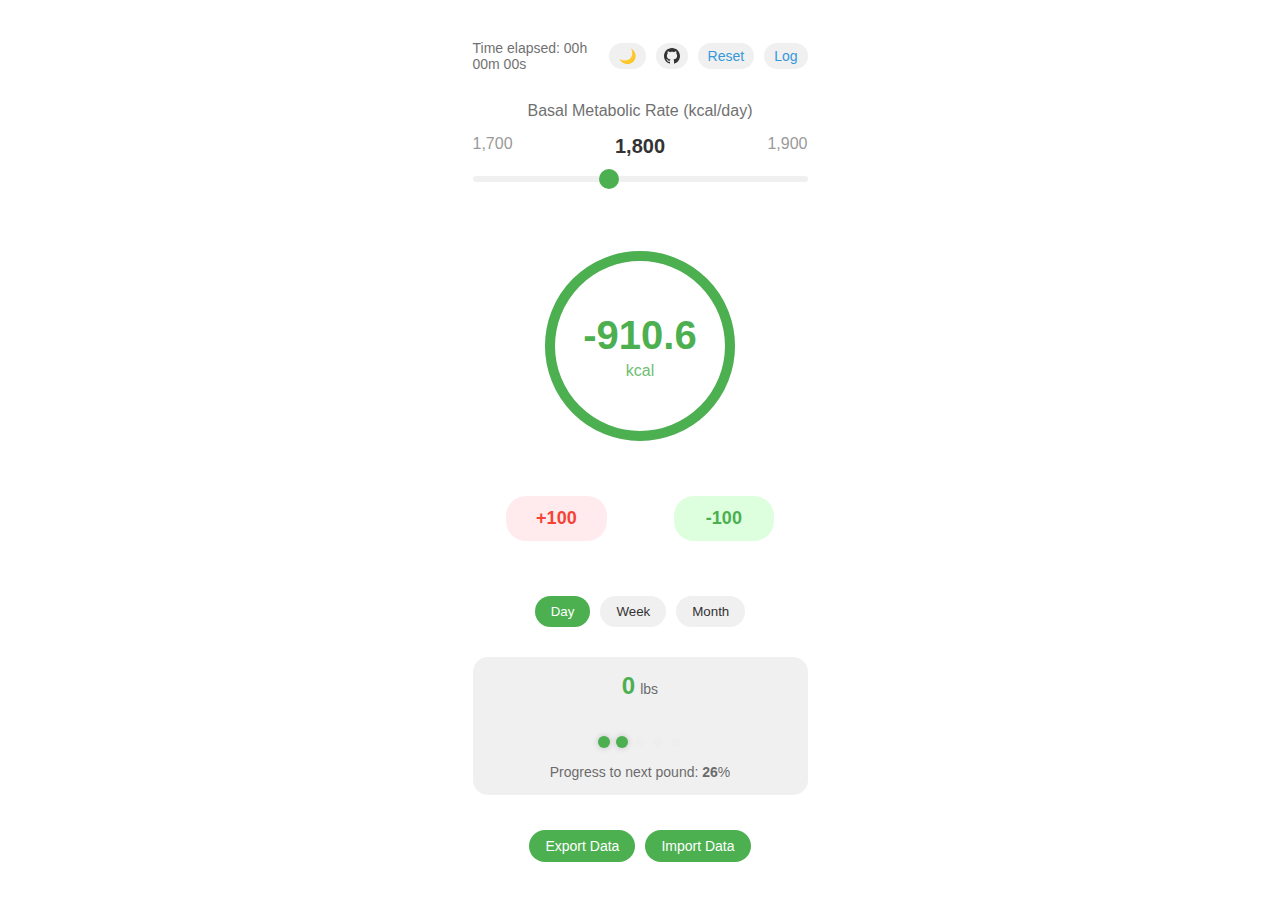
<file: cc/index.html>
<!DOCTYPE html>
<html lang="en">
<head>
    <meta charset="UTF-8">
    <meta name="viewport" content="width=device-width, initial-scale=1.0, maximum-scale=1.0, user-scalable=no, viewport-fit=cover">
    <title>Calorie Counter</title>
    <link rel="stylesheet" href="styles.css">
</head>
<body class="light-mode">
    <div class="container">
        <div class="header">
            <div class="time-display">Time elapsed: <span id="time-elapsed">00h 00m 00s</span></div>
            <div class="controls">
                <button id="theme-toggle" aria-label="Toggle dark/light mode">🌙</button>
                <button id="github-link" aria-label="View source code on GitHub">
                    <svg class="github-icon" xmlns="http://www.w3.org/2000/svg" width="16" height="16" viewBox="0 0 24 24">
                        <path d="M12 0c-6.626 0-12 5.373-12 12 0 5.302 3.438 9.8 8.207 11.387.599.111.793-.261.793-.577v-2.234c-3.338.726-4.033-1.416-4.033-1.416-.546-1.387-1.333-1.756-1.333-1.756-1.089-.745.083-.729.083-.729 1.205.084 1.839 1.237 1.839 1.237 1.07 1.834 2.807 1.304 3.492.997.107-.775.418-1.305.762-1.604-2.665-.305-5.467-1.334-5.467-5.931 0-1.311.469-2.381 1.236-3.221-.124-.303-.535-1.524.117-3.176 0 0 1.008-.322 3.301 1.23.957-.266 1.983-.399 3.003-.404 1.02.005 2.047.138 3.006.404 2.291-1.552 3.297-1.23 3.297-1.23.653 1.653.242 2.874.118 3.176.77.84 1.235 1.911 1.235 3.221 0 4.609-2.807 5.624-5.479 5.921.43.372.823 1.102.823 2.222v3.293c0 .319.192.694.801.576 4.765-1.589 8.199-6.086 8.199-11.386 0-6.627-5.373-12-12-12z"/>
                    </svg>
                </button>
                <button id="reset-btn">Reset</button>
                <button id="log-btn">Log</button>
            </div>
        </div>

        <div class="bmr-section">
            <div class="bmr-label">Basal Metabolic Rate (kcal/day)</div>
            <div class="bmr-values">
                <div class="bmr-value">1,700</div>
                <div class="bmr-value current">1,800</div>
                <div class="bmr-value">1,900</div>
            </div>
            <input type="range" id="bmr-slider" min="1000" max="3000" step="100" value="1800">
        </div>

        <div class="calorie-display">
            <div class="progress-ring">
                <svg class="ring" width="220" height="220" viewBox="0 0 220 220">
                    <circle class="ring-background" cx="110" cy="110" r="90"></circle>
                    <circle class="ring-progress" cx="110" cy="110" r="90"></circle>
                </svg>
                <div class="calorie-count">
                    <div id="calorie-value">0</div>
                    <div class="unit">kcal</div>
                </div>
            </div>
        </div>

        <div class="calorie-buttons">
            <button id="add-btn" class="add-btn">+100</button>
            <button id="subtract-btn" class="subtract-btn">-100</button>
        </div>

        <div class="view-toggle">
            <button id="day-view-btn" class="view-btn active">Day</button>
            <button id="week-view-btn" class="view-btn">Week</button>
            <button id="month-view-btn" class="view-btn">Month</button>
        </div>

        <div id="day-view" class="view active">
            <div class="weight-progress">
                <div class="pounds-indicator">
                    <span id="pounds-count">0</span>
                    <span class="pounds-label">lbs</span>
                </div>
                <div class="dots">
                    <span class="dot"></span>
                    <span class="dot"></span>
                    <span class="dot"></span>
                    <span class="dot"></span>
                    <span class="dot"></span>
                </div>
                <div class="progress-label">Progress to next pound: <span id="progress-to-pound">0</span>%</div>
            </div>
        </div>

        <div id="week-view" class="view">
            <div class="calendar-container">
                <h3 class="view-heading">Weekly View</h3>
                <div class="calendar-week" id="week-calendar">
                    <!-- Week calendar will be populated by JavaScript -->
                </div>
            </div>
        </div>

        <div id="month-view" class="view">
            <div class="calendar-container">
                <h3 class="view-heading">Monthly View</h3>
                <div class="calendar-month" id="month-calendar">
                    <!-- Month calendar will be populated by JavaScript -->
                </div>
            </div>
        </div>
        
        <div class="data-management">
            <button id="export-btn" class="data-btn">Export Data</button>
            <button id="import-btn" class="data-btn">Import Data</button>
            <input type="file" id="import-file" accept=".json" style="display: none;">
        </div>
        
        <!-- Modal for import/export messages -->
        <div id="modal" class="modal">
            <div class="modal-content">
                <p id="modal-message"></p>
                <div class="modal-buttons">
                    <button id="modal-confirm" class="modal-btn">Confirm</button>
                    <button id="modal-cancel" class="modal-btn cancel">Cancel</button>
                </div>
            </div>
        </div>
        
        <!-- Log Modal -->
        <div id="log-modal" class="modal">
            <div class="modal-content log-modal-content">
                <h3>Today's Calorie Log</h3>
                <div class="log-list-container">
                    <ul id="log-list"></ul>
                </div>
                <div class="modal-buttons">
                    <button id="log-modal-close" class="modal-btn">Close</button>
                </div>
            </div>
        </div>
    </div>

    <script src="script.js"></script>
</body>
</html>
</file>
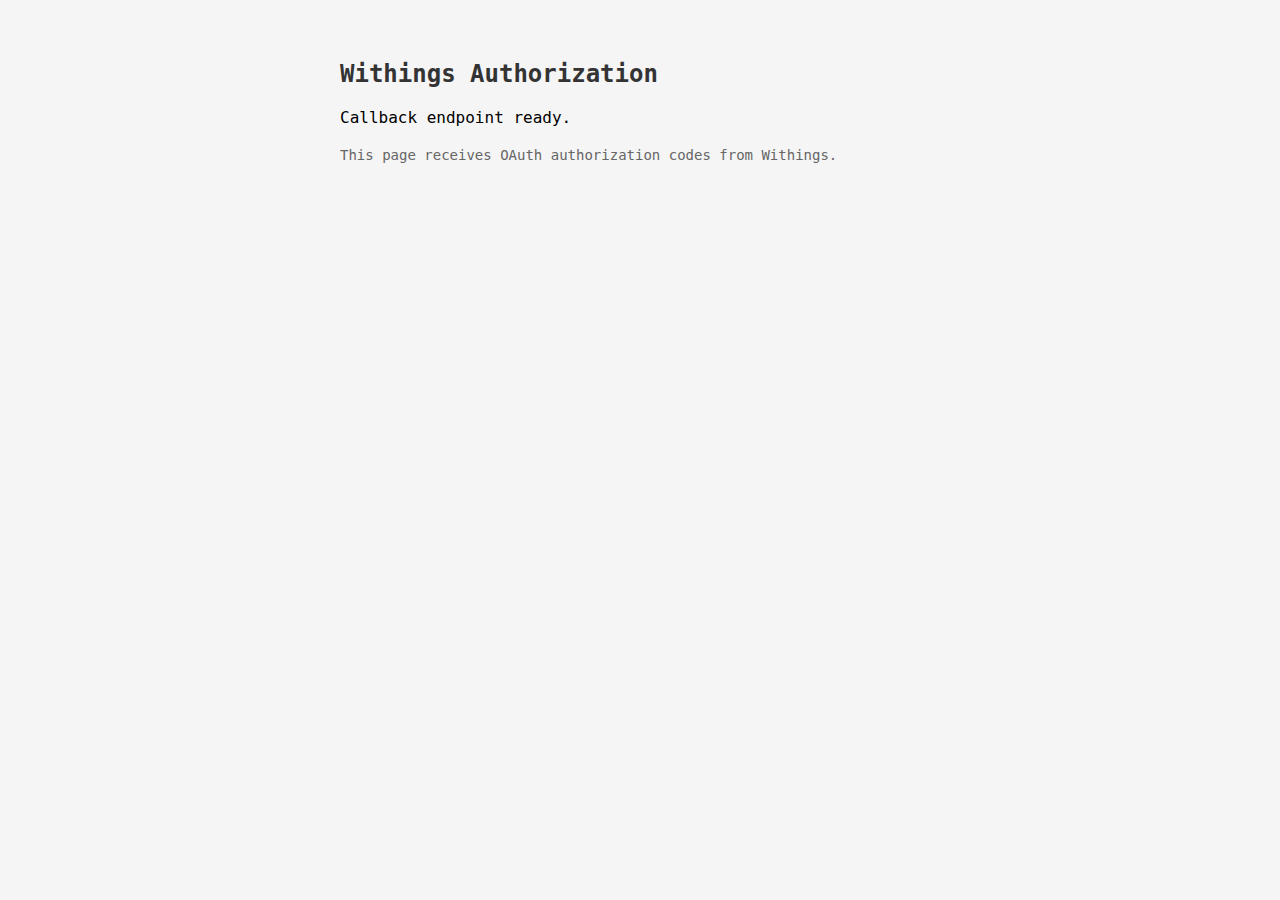
<file: cc/callback.html>
<!DOCTYPE html>
<html lang="en">
<head>
    <meta charset="UTF-8">
    <meta name="viewport" content="width=device-width, initial-scale=1.0">
    <title>Withings Authorization</title>
    <style>
        body {
            font-family: -apple-system, BlinkMacSystemFont, 'Segoe UI', Roboto, monospace;
            padding: 40px;
            max-width: 600px;
            margin: 0 auto;
            background: #f5f5f5;
        }
        h2 { color: #333; }
        .code-box {
            background: #fff;
            border: 1px solid #ddd;
            border-radius: 8px;
            padding: 16px;
            margin: 16px 0;
            word-break: break-all;
            user-select: all;
            cursor: pointer;
        }
        .code-box:hover {
            background: #f0f8ff;
        }
        .label {
            font-size: 12px;
            color: #666;
            text-transform: uppercase;
            margin-bottom: 4px;
        }
        .success { color: #0a0; }
        .error { color: #c00; }
        .info { color: #666; font-size: 14px; margin-top: 20px; }
        .hidden { display: none; }
    </style>
</head>
<body>
    <h2>Withings Authorization</h2>

    <div id="error-view" class="hidden">
        <p class="error">Authorization failed: <span id="error-msg"></span></p>
        <p id="error-desc"></p>
    </div>

    <div id="success-view" class="hidden">
        <p class="success">Authorization successful!</p>
        <div class="label">Authorization Code (click to copy):</div>
        <div class="code-box" id="code-box"></div>
        <div id="state-section" class="hidden">
            <div class="label">State:</div>
            <div class="code-box" id="state-box"></div>
        </div>
        <p class="info">Copy this code and use it to complete the setup.</p>
    </div>

    <div id="ready-view" class="hidden">
        <p>Callback endpoint ready.</p>
        <p class="info">This page receives OAuth authorization codes from Withings.</p>
    </div>

    <script>
        const params = new URLSearchParams(window.location.search);
        const code = params.get('code');
        const state = params.get('state');
        const error = params.get('error');

        if (error) {
            document.getElementById('error-view').classList.remove('hidden');
            document.getElementById('error-msg').textContent = error;
            document.getElementById('error-desc').textContent = params.get('error_description') || '';
        } else if (code) {
            document.getElementById('success-view').classList.remove('hidden');
            const codeBox = document.getElementById('code-box');
            codeBox.textContent = code;
            codeBox.addEventListener('click', function() {
                navigator.clipboard.writeText(code).then(function() {
                    alert('Code copied to clipboard!');
                });
            });
            if (state) {
                document.getElementById('state-section').classList.remove('hidden');
                document.getElementById('state-box').textContent = state;
            }
        } else {
            document.getElementById('ready-view').classList.remove('hidden');
        }
    </script>
</body>
</html>
</file>
<file: cc/styles.css>
* {
    margin: 0;
    padding: 0;
    box-sizing: border-box;
    font-family: -apple-system, BlinkMacSystemFont, 'Segoe UI', Roboto, Oxygen, Ubuntu, Cantarell, 'Open Sans', 'Helvetica Neue', sans-serif;
}

:root {
    --background-color: #ffffff;
    --text-color: #333333;
    --primary-color: #4caf50;
    --secondary-bg: #f0f0f0;
    --add-btn-bg: #ffebee;
    --add-btn-color: #f44336;
    --subtract-btn-bg: #ddffdd;
    --subtract-btn-color: var(--primary-color);
    --ring-bg: #eeeeee;
    --slider-thumb-color: var(--primary-color);
    --accent-color: #4caf50;
    --accent-hover: #3e8e41;
    --bg-color: #ffffff;
}

/* OS dark theme detection - only applies when app is in auto mode */
@media (prefers-color-scheme: dark) {
    body.auto-theme {
        --background-color: #121212;
        --text-color: #e0e0e0;
        --secondary-bg: #1e1e1e;
        --add-btn-bg: #3a0a0a;
        --add-btn-color: #f44336;
        --subtract-btn-bg: #0a2e0a;
        --subtract-btn-color: var(--primary-color);
        --ring-bg: #333333;
    }
}

.dark-mode {
    --background-color: #121212;
    --text-color: #e0e0e0;
    --secondary-bg: #1e1e1e;
    --add-btn-bg: #3a0a0a;
    --add-btn-color: #f44336;
    --subtract-btn-bg: #0a2e0a;
    --subtract-btn-color: var(--primary-color);
    --ring-bg: #333333;
}

body {
    background-color: var(--background-color);
    color: var(--text-color);
    transition: background-color 0.3s, color 0.3s;
    margin: 0;
    padding: 0;
    min-height: 100vh;
    min-height: -webkit-fill-available;
    display: flex;
    justify-content: center;
}

/* Fix for Firefox mobile */
@-moz-document url-prefix() {
    body {
        height: 100%;
        min-height: 100vh;
    }
    
    html {
        height: -moz-available;
        min-height: 100vh;
    }
}

.container {
    width: 100%;
    max-width: 375px;
    padding: 20px;
    display: flex;
    flex-direction: column;
    background-color: var(--background-color);
    min-height: 100vh;
    min-height: -webkit-fill-available;
    overflow-x: hidden;
    overflow-y: auto;
}

/* Firefox-specific container fixes */
@-moz-document url-prefix() {
    .container {
        height: auto;
        min-height: calc(100vh - 40px);
        max-height: none;
        border-radius: 0;
    }
}

.header {
    display: flex;
    justify-content: space-between;
    align-items: center;
    margin-bottom: 30px;
    padding-top: 20px;
}

.time-display {
    font-size: 14px;
    color: var(--text-color);
    opacity: 0.7;
}

.controls {
    display: flex;
    gap: 10px;
}

.controls button {
    background-color: var(--secondary-bg);
    border: none;
    border-radius: 15px;
    padding: 5px 10px;
    font-size: 14px;
    cursor: pointer;
    color: var(--text-color);
    transition: background-color 0.3s, transform 0.2s;
    display: flex;
    justify-content: center;
    align-items: center;
}

.controls button:hover {
    transform: translateY(-2px);
}

.controls button:active {
    transform: translateY(0);
}

#reset-btn {
    color: #3498db;
}

.reset-active {
    background-color: #3498db !important;
    color: white !important;
    transform: scale(1.05);
    transition: all 0.3s ease;
}

#github-link {
    padding: 5px 8px;
}

.github-icon {
    fill: var(--text-color);
    transition: fill 0.3s;
}

#github-link:hover .github-icon {
    fill: var(--primary-color);
}

.bmr-section {
    text-align: center;
    margin-bottom: 30px;
}

.bmr-label {
    font-size: 16px;
    margin-bottom: 15px;
    color: var(--text-color);
    opacity: 0.7;
}

.bmr-values {
    display: flex;
    justify-content: space-between;
    margin-bottom: 10px;
}

.bmr-value {
    font-size: 16px;
    opacity: 0.5;
}

.bmr-value.current {
    font-size: 20px;
    font-weight: bold;
    opacity: 1;
}

#bmr-slider {
    width: 100%;
    -webkit-appearance: none;
    appearance: none;
    height: 6px;
    background: var(--secondary-bg);
    border-radius: 3px;
    outline: none;
}

#bmr-slider::-webkit-slider-thumb {
    -webkit-appearance: none;
    appearance: none;
    width: 20px;
    height: 20px;
    background: var(--slider-thumb-color);
    border-radius: 50%;
    cursor: pointer;
}

#bmr-slider::-moz-range-thumb {
    width: 20px;
    height: 20px;
    background: var(--slider-thumb-color);
    border-radius: 50%;
    cursor: pointer;
    border: none;
}

/* Safari specific styles */
@supports (-webkit-touch-callout: none) {
    .ring-container svg {
        /* Fix for Safari SVG rendering */
        transform: translateZ(0);
    }
    
    .ring-progress {
        /* Ensure smooth animations in Safari */
        -webkit-transform: rotate(-90deg);
        transform: rotate(-90deg);
        -webkit-transform-origin: 50% 50%;
        transform-origin: 50% 50%;
        -webkit-transition: stroke-dashoffset 0.3s ease;
        transition: stroke-dashoffset 0.3s ease;
    }
}

.calorie-display {
    display: flex;
    justify-content: center;
    align-items: center;
    margin: 20px 0 40px;
    transition: opacity 0.3s, height 0.3s;
    overflow: visible;
    min-height: 220px;
}

.progress-ring {
    position: relative;
    width: 220px;
    height: 220px;
    margin: 0 auto;
}

.ring {
    width: 100%;
    height: 100%;
    overflow: visible;
}

.ring-background {
    fill: none;
    stroke: var(--ring-bg);
    stroke-width: 10;
}

.ring-progress {
    fill: none;
    stroke: var(--primary-color);
    stroke-width: 10;
    stroke-linecap: round;
    transform: rotate(-90deg);
    transform-origin: 50% 50%;
    transition: stroke-dashoffset 0.3s;
}

.calorie-count {
    position: absolute;
    top: 50%;
    left: 50%;
    transform: translate(-50%, -50%);
    text-align: center;
    width: 100%;
    padding: 10px;
    display: flex;
    flex-direction: column;
    align-items: center;
    justify-content: center;
}

#calorie-value {
    font-size: 40px;
    font-weight: bold;
    line-height: 1.1;
    margin-bottom: 5px;
    color: var(--primary-color);
    white-space: nowrap;
}

.unit {
    font-size: 16px;
    color: var(--primary-color);
    opacity: 0.8;
}

/* Improve calorie display for different browsers */
@media (max-width: 480px) {
    #calorie-value {
        font-size: 36px;
        line-height: 1;
    }
    
    .unit {
        font-size: 14px;
        margin-top: 2px;
    }
}

/* Firefox-specific calorie display fixes */
@-moz-document url-prefix() {
    .calorie-count {
        padding: 0;
        width: 90%;
    }
    
    #calorie-value {
        font-size: 36px;
        line-height: 1;
        margin-bottom: 2px;
    }
    
    .unit {
        font-size: 14px;
    }
    
    @media (max-width: 480px) {
        #calorie-value {
            font-size: 32px;
        }
        
        .unit {
            font-size: 12px;
        }
    }
}

.calorie-buttons {
    display: flex;
    justify-content: space-around;
    margin-bottom: 40px;
    transition: opacity 0.3s, height 0.3s;
    overflow: hidden;
}

.calorie-buttons button {
    border: none;
    border-radius: 20px;
    padding: 12px 30px;
    font-size: 18px;
    font-weight: bold;
    cursor: pointer;
    transition: transform 0.1s, opacity 0.3s;
    text-align: center;
    display: flex;
    justify-content: center;
    align-items: center;
    min-width: 100px;
}

.calorie-buttons button:active {
    transform: scale(0.95);
}

.add-btn {
    background-color: var(--add-btn-bg);
    color: var(--add-btn-color);
}

.subtract-btn {
    background-color: var(--subtract-btn-bg);
    color: var(--subtract-btn-color);
}

/* Firefox-specific button fixes */
@-moz-document url-prefix() {
    .calorie-buttons button {
        text-align: center;
        justify-content: center;
        align-items: center;
    }
}

.dots {
    display: flex;
    justify-content: center;
    gap: 10px;
    margin-top: 20px;
}

.dot {
    width: 12px;
    height: 12px;
    border-radius: 50%;
    background-color: var(--ring-bg);
    transition: all 0.3s ease;
}

.dot.active {
    background-color: var(--primary-color);
    transform: scale(1.2);
}

.dot.active.surplus {
    background-color: var(--add-btn-color);
}

.github-link {
    position: absolute;
    top: 10px;
    right: 10px;
    opacity: 0.7;
    transition: opacity 0.3s;
}

.github-link:hover {
    opacity: 1;
}

/* Data management */
.data-management {
    display: flex;
    justify-content: center;
    gap: 10px;
    margin: 20px 0;
}

.data-btn {
    background-color: var(--accent-color);
    color: var(--bg-color);
    border: none;
    border-radius: 20px;
    padding: 8px 16px;
    font-size: 14px;
    cursor: pointer;
    transition: background-color 0.3s, transform 0.2s;
}

.data-btn:hover {
    background-color: var(--accent-hover);
    transform: translateY(-2px);
}

.data-btn:active {
    transform: translateY(0);
}

/* Modal for import/export messages */
.modal {
    display: none;
    position: fixed;
    top: 0;
    left: 0;
    width: 100%;
    height: 100%;
    background-color: rgba(0, 0, 0, 0.5);
    z-index: 100;
    justify-content: center;
    align-items: center;
}

.modal.active {
    display: flex;
}

.modal-content {
    background-color: var(--bg-color);
    color: var(--text-color);
    padding: 20px;
    border-radius: 10px;
    max-width: 80%;
    text-align: center;
    box-shadow: 0 4px 20px rgba(0, 0, 0, 0.2);
}

.modal-buttons {
    display: flex;
    justify-content: center;
    gap: 10px;
    margin-top: 15px;
}

.modal-btn {
    background-color: var(--accent-color);
    color: var(--bg-color);
    border: none;
    border-radius: 20px;
    padding: 8px 16px;
    font-size: 14px;
    cursor: pointer;
}

.modal-btn.cancel {
    background-color: #888;
}

/* View toggle styles */
.view-toggle {
    display: flex;
    justify-content: center;
    gap: 10px;
    margin: 15px 0;
}

.view-btn {
    padding: 8px 16px;
    border: none;
    border-radius: 20px;
    background-color: var(--secondary-bg);
    color: var(--text-color);
    font-weight: 500;
    cursor: pointer;
    transition: all 0.3s ease;
}

.view-btn.active {
    background-color: var(--primary-color);
    color: white;
}

/* View containers */
.view {
    display: none;
    width: 100%;
}

.view.active {
    display: block;
}

#month-view {
    max-height: 70vh;
    overflow-y: auto;
}

.view-heading {
    text-align: center;
    margin-bottom: 15px;
    color: var(--text-color);
}

/* Calendar styles */
.calendar-container {
    display: flex;
    flex-direction: column;
    width: 100%;
    margin-top: 20px;
    opacity: 0;
    height: 0;
    overflow: hidden;
    transition: opacity 0.3s;
}

.calendar-container.active {
    opacity: 1;
    height: auto;
    overflow: visible;
}

.calendar-week, .calendar-month {
    display: grid;
    width: 100%;
    max-width: 320px;
    margin: 0 auto;
}

.calendar-week {
    grid-template-columns: repeat(7, 1fr);
    gap: 5px;
}

.calendar-month {
    grid-template-columns: repeat(7, 1fr);
    gap: 3px;
}

.day-header {
    font-size: 10px;
    text-align: center;
    color: var(--text-color);
    opacity: 0.7;
    font-weight: bold;
    padding: 5px 0;
}

.calendar-day {
    background-color: var(--secondary-bg);
    border-radius: 8px;
    padding: 5px;
    text-align: center;
    aspect-ratio: 1;
    display: flex;
    flex-direction: column;
    justify-content: center;
    align-items: center;
    position: relative;
    transition: transform 0.2s, box-shadow 0.2s;
}

.calendar-day .day-label {
    font-weight: bold;
    margin-bottom: 2px;
    font-size: 12px;
}

.calendar-day .calorie-value {
    font-size: 10px;
}

.calendar-day.deficit {
    background-color: rgba(76, 175, 80, 0.2);
}

.calendar-day.surplus {
    background-color: rgba(244, 67, 54, 0.2);
}

.calendar-day.today {
    border: 2px solid var(--primary-color);
}

.calendar-day.empty {
    background-color: transparent;
}

@media (max-width: 480px) {
    .calendar-week, .calendar-month {
        max-width: 100%;
        gap: 2px;
    }

    .calendar-day {
        padding: 2px;
    }

    .calendar-day .day-label {
        font-size: 10px;
        margin-bottom: 1px;
    }

    .calendar-day .calorie-value {
        font-size: 9px;
    }

    .day-header {
        font-size: 9px;
        padding: 3px 0;
    }
}

/* Responsive layout for different views */
body.week-view-active .calorie-display,
body.week-view-active .calorie-buttons,
body.month-view-active .calorie-display,
body.month-view-active .calorie-buttons {
    display: none;
}

/* Make calendar views more prominent when active */
body.week-view-active #week-view,
body.month-view-active #month-view {
    margin-top: 20px;
}

@media (max-width: 480px) {
    .container {
        padding: 15px;
    }
    
    .calendar-container.active {
        margin-top: 10px;
    }
}

/* Firefox-specific SVG fixes */
@-moz-document url-prefix() {
    .calorie-display {
        padding: 20px 0;
        min-height: 240px;
    }
    
    .progress-ring {
        transform: scale(0.9);
        margin: 10px auto;
    }
    
    .progress-ring svg {
        width: 100%;
        height: 100%;
        overflow: visible;
    }
    
    .ring-progress {
        transform: rotate(-90deg) translateZ(0);
    }
    
    /* Additional Firefox mobile fixes */
    @media (max-width: 480px) {
        .calorie-display {
            padding: 25px 0;
        }
        
        .progress-ring {
            transform: scale(0.85);
        }
    }
}

@media (max-width: 480px) {
    .progress-ring {
        width: 200px;
        height: 200px;
    }
    
    .calorie-display {
        min-height: 220px;
        margin: 10px 0 20px;
    }

    .ring {
        width: 100%;
        height: 100%;
    }
}

/* Safari-specific calendar fixes */
@supports (-webkit-touch-callout: none) {
    .view {
        display: none;
        width: 100%;
        -webkit-transform: translateZ(0);
        transform: translateZ(0);
    }

    .view.active {
        display: block !important;
        max-height: 70vh;
        overflow-y: auto;
        -webkit-backface-visibility: hidden;
        backface-visibility: hidden;
    }

    .calendar-container {
        -webkit-transform: translateZ(0);
        transform: translateZ(0);
        -webkit-backface-visibility: hidden;
        backface-visibility: hidden;
    }

    .calendar-container.active {
        display: flex !important;
        opacity: 1 !important;
        height: auto !important;
    }

    #week-view, #month-view {
        -webkit-transform: translateZ(0);
        transform: translateZ(0);
    }
}

/* Log button and modal styles */
#log-btn {
    color: #3498db;
}

.log-modal-content {
    max-width: 90%;
    max-height: 80vh;
}

.log-list-container {
    max-height: 60vh;
    overflow-y: auto;
    margin: 15px 0;
    padding: 0 10px;
}

#log-list {
    list-style-type: none;
    padding: 0;
    margin: 0;
}

#log-list li {
    padding: 8px 0;
    border-bottom: 1px solid var(--ring-bg);
    display: flex;
    justify-content: space-between;
    align-items: center;
}

#log-list li:last-child {
    border-bottom: none;
}

.log-entry-time {
    color: var(--text-color);
    opacity: 0.7;
}

.log-entry-amount {
    font-weight: bold;
}

.log-entry-amount.positive {
    color: var(--add-btn-color);
}

.log-entry-amount.negative {
    color: var(--primary-color);
}

.log-modal-content h3 {
    margin-top: 0;
    color: var(--text-color);
}

.empty-log-message {
    text-align: center;
    padding: 20px;
    color: var(--text-color);
    opacity: 0.7;
}

.weight-progress {
    display: flex;
    flex-direction: column;
    align-items: center;
    gap: 12px;
    margin: 15px 0;
    padding: 15px;
    background-color: var(--secondary-bg);
    border-radius: 15px;
    width: 100%;
}

.pounds-indicator {
    display: flex;
    align-items: baseline;
    gap: 5px;
}

#pounds-count {
    font-size: 24px;
    font-weight: bold;
    color: var(--text-color);
    transition: color 0.3s ease;
}

.pounds-label {
    font-size: 14px;
    color: var(--text-color);
    opacity: 0.7;
}

.dots {
    display: flex;
    justify-content: center;
    gap: 8px;
    padding: 5px 0;
    width: 100%;
    max-width: 200px;
}

.dot {
    width: 10px;
    height: 10px;
    border-radius: 50%;
    background-color: var(--ring-bg);
    transition: all 0.3s ease;
    flex-shrink: 0;
}

.dot.active {
    background-color: var(--primary-color);
    transform: scale(1.2);
    box-shadow: 0 0 5px rgba(0, 0, 0, 0.2);
}

.dot.active.surplus {
    background-color: var(--add-btn-color);
}

.progress-label {
    font-size: 14px;
    color: var(--text-color);
    opacity: 0.7;
    text-align: center;
}

#progress-to-pound {
    font-weight: bold;
    opacity: 1;
}

.weight-progress.almost-complete .dots {
    animation: pulse 1.5s infinite;
}

@keyframes pulse {
    0% { transform: scale(1); }
    50% { transform: scale(1.05); }
    100% { transform: scale(1); }
}

/* Responsive adjustments */
@media (max-width: 480px) {
    .weight-progress {
        margin: 12px 0;
        padding: 12px;
        gap: 10px;
    }

    .dots {
        max-width: 180px;
        gap: 6px;
    }

    .dot {
        width: 8px;
        height: 8px;
    }
}

/* Fix for notched phones */
@supports (padding: max(0px)) {
    .container {
        padding-left: max(20px, env(safe-area-inset-left));
        padding-right: max(20px, env(safe-area-inset-right));
        padding-bottom: max(20px, env(safe-area-inset-bottom));
    }

    @media (max-width: 480px) {
        .container {
            padding-left: max(15px, env(safe-area-inset-left));
            padding-right: max(15px, env(safe-area-inset-right));
            padding-bottom: max(15px, env(safe-area-inset-bottom));
        }
    }
}
</file>
